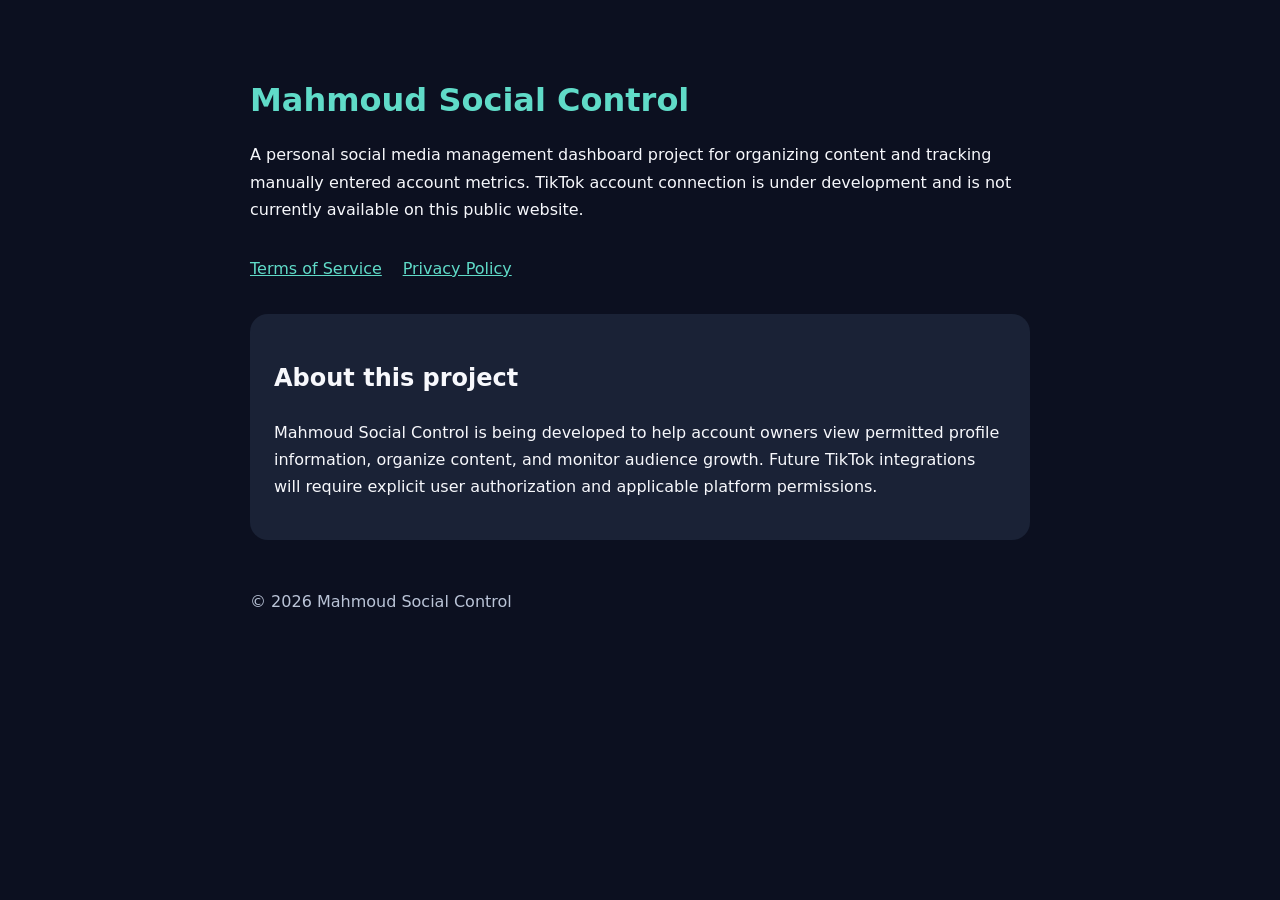
<file: index.html>
<!doctype html><html lang="en"><head><meta charset="utf-8"><meta name="viewport" content="width=device-width,initial-scale=1"><title>Mahmoud Social Control</title><link rel="stylesheet" href="style.css"></head><body><main><h1>Mahmoud Social Control</h1><p>A personal social media management dashboard project for organizing content and tracking manually entered account metrics. TikTok account connection is under development and is not currently available on this public website.</p><nav><a href="terms.html">Terms of Service</a><a href="privacy.html">Privacy Policy</a></nav><section><h2>About this project</h2><p>Mahmoud Social Control is being developed to help account owners view permitted profile information, organize content, and monitor audience growth. Future TikTok integrations will require explicit user authorization and applicable platform permissions.</p></section><footer>© 2026 Mahmoud Social Control</footer></main></body></html>
</file>
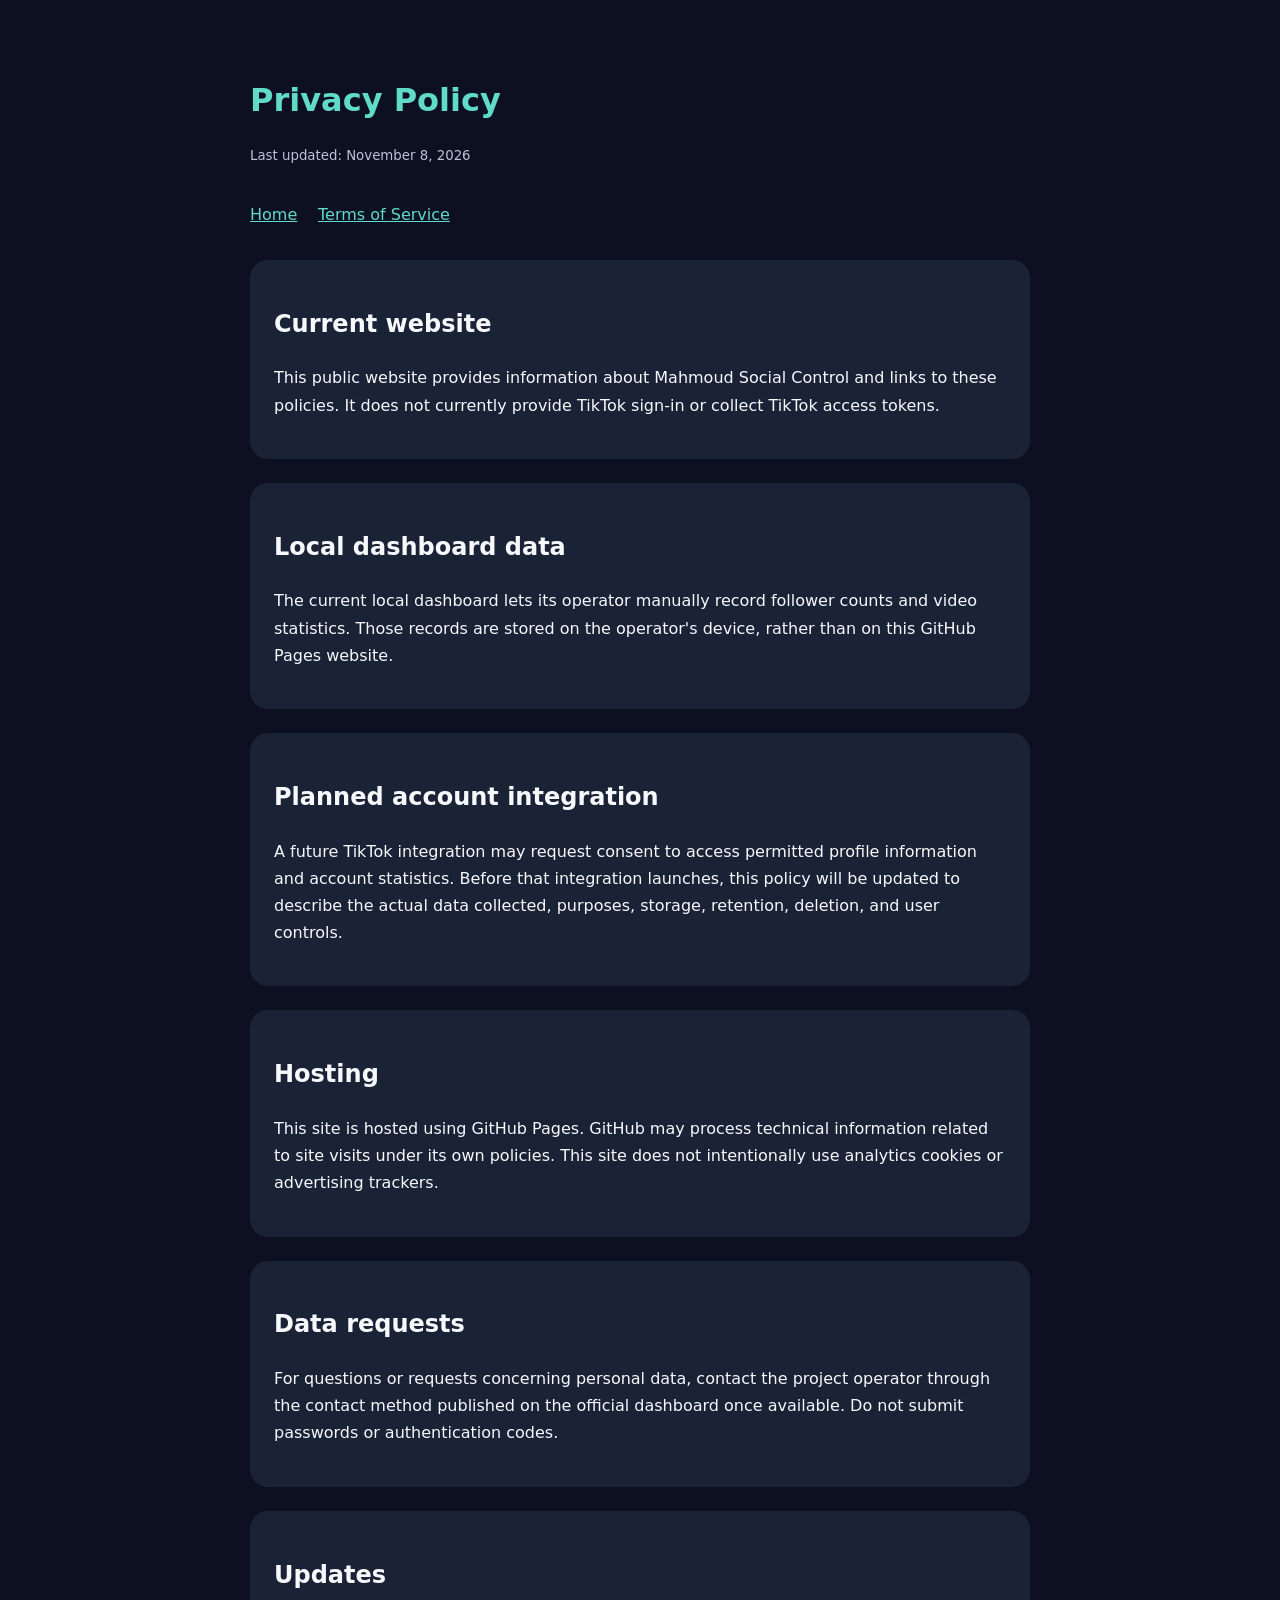
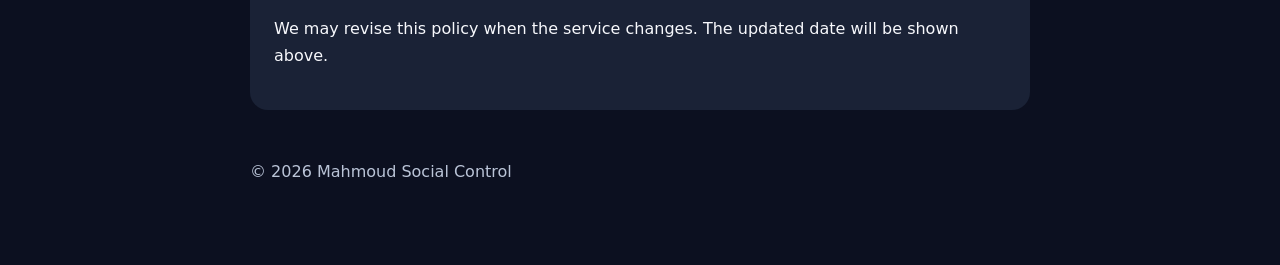
<file: privacy.html>
<!doctype html><html lang="en"><head><meta charset="utf-8"><meta name="viewport" content="width=device-width,initial-scale=1"><title>Privacy Policy — Mahmoud Social Control</title><link rel="stylesheet" href="style.css"></head><body><main><h1>Privacy Policy</h1><small>Last updated: November 8, 2026</small><nav><a href="index.html">Home</a><a href="terms.html">Terms of Service</a></nav><section><h2>Current website</h2><p>This public website provides information about Mahmoud Social Control and links to these policies. It does not currently provide TikTok sign-in or collect TikTok access tokens.</p></section><section><h2>Local dashboard data</h2><p>The current local dashboard lets its operator manually record follower counts and video statistics. Those records are stored on the operator's device, rather than on this GitHub Pages website.</p></section><section><h2>Planned account integration</h2><p>A future TikTok integration may request consent to access permitted profile information and account statistics. Before that integration launches, this policy will be updated to describe the actual data collected, purposes, storage, retention, deletion, and user controls.</p></section><section><h2>Hosting</h2><p>This site is hosted using GitHub Pages. GitHub may process technical information related to site visits under its own policies. This site does not intentionally use analytics cookies or advertising trackers.</p></section><section><h2>Data requests</h2><p>For questions or requests concerning personal data, contact the project operator through the contact method published on the official dashboard once available. Do not submit passwords or authentication codes.</p></section><section><h2>Updates</h2><p>We may revise this policy when the service changes. The updated date will be shown above.</p></section><footer>© 2026 Mahmoud Social Control</footer></main></body></html>
</file>
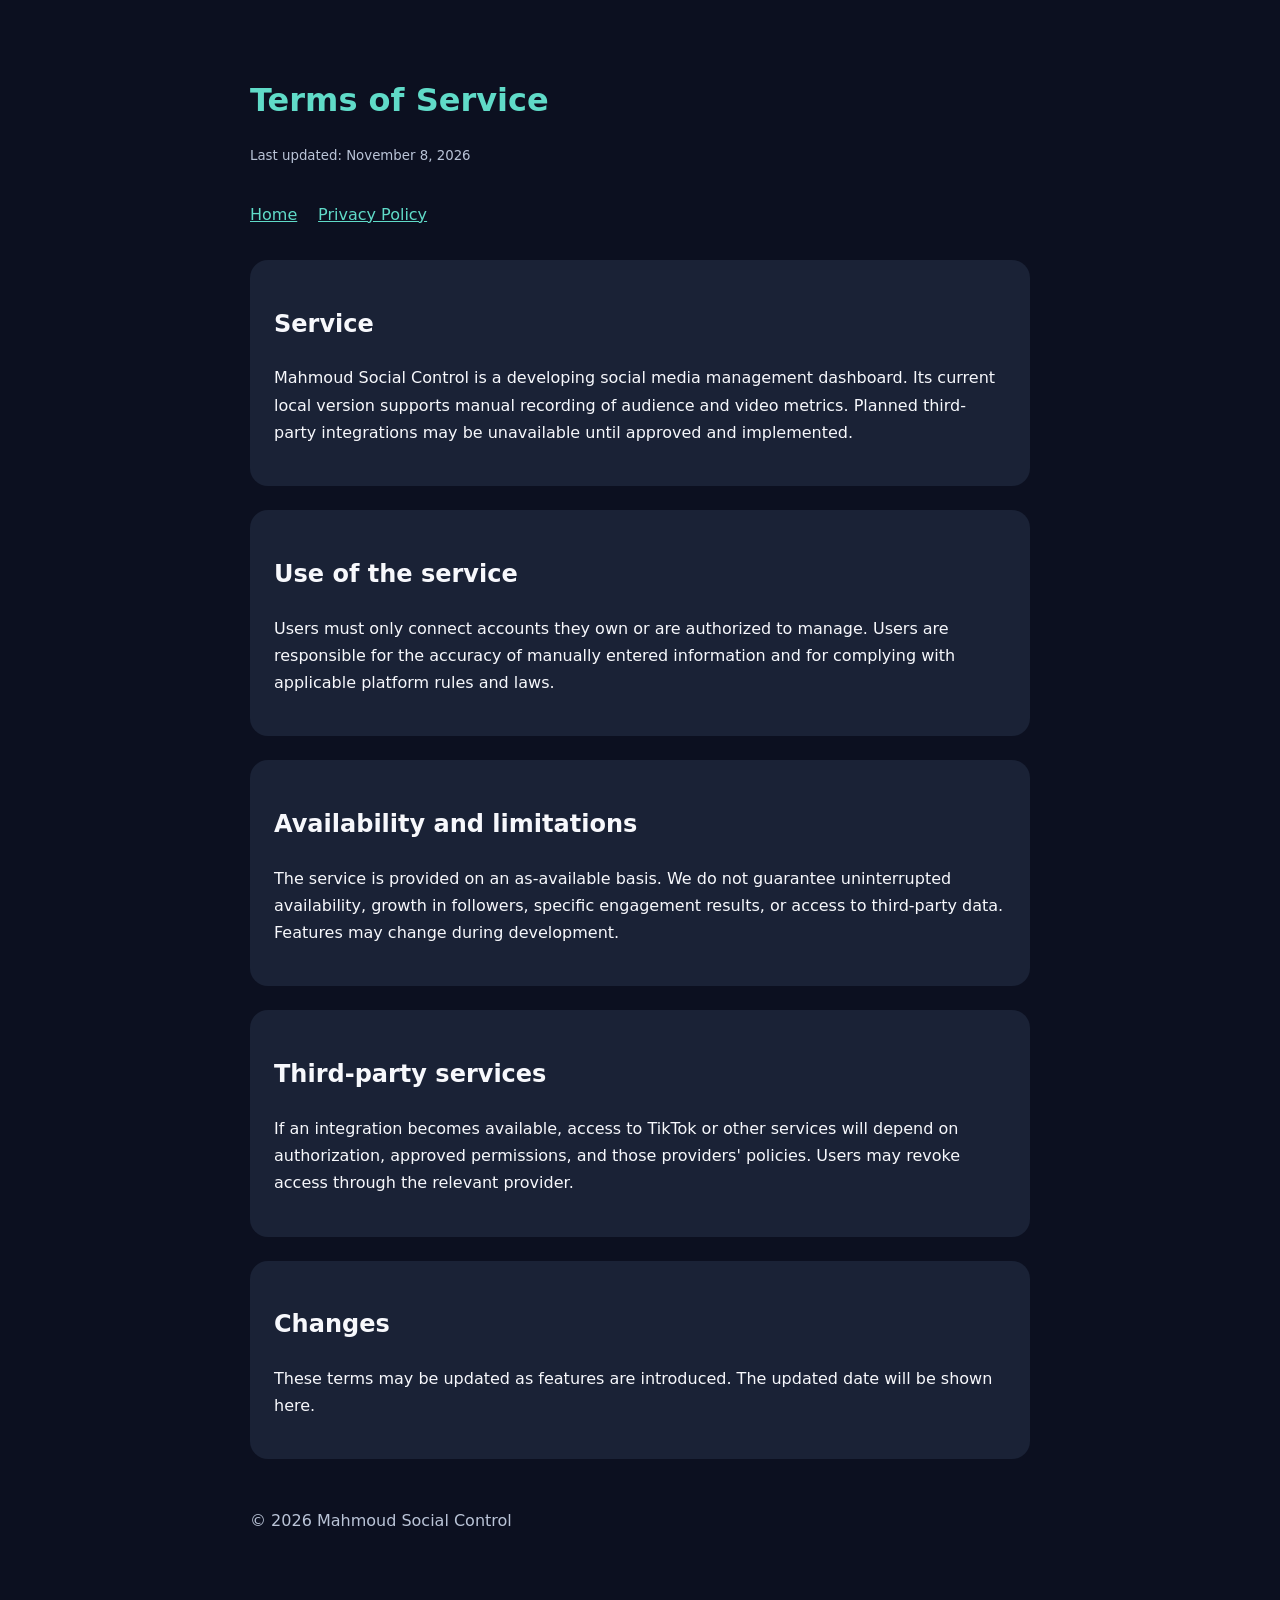
<file: terms.html>
<!doctype html><html lang="en"><head><meta charset="utf-8"><meta name="viewport" content="width=device-width,initial-scale=1"><title>Terms of Service — Mahmoud Social Control</title><link rel="stylesheet" href="style.css"></head><body><main><h1>Terms of Service</h1><small>Last updated: November 8, 2026</small><nav><a href="index.html">Home</a><a href="privacy.html">Privacy Policy</a></nav><section><h2>Service</h2><p>Mahmoud Social Control is a developing social media management dashboard. Its current local version supports manual recording of audience and video metrics. Planned third-party integrations may be unavailable until approved and implemented.</p></section><section><h2>Use of the service</h2><p>Users must only connect accounts they own or are authorized to manage. Users are responsible for the accuracy of manually entered information and for complying with applicable platform rules and laws.</p></section><section><h2>Availability and limitations</h2><p>The service is provided on an as-available basis. We do not guarantee uninterrupted availability, growth in followers, specific engagement results, or access to third-party data. Features may change during development.</p></section><section><h2>Third-party services</h2><p>If an integration becomes available, access to TikTok or other services will depend on authorization, approved permissions, and those providers' policies. Users may revoke access through the relevant provider.</p></section><section><h2>Changes</h2><p>These terms may be updated as features are introduced. The updated date will be shown here.</p></section><footer>© 2026 Mahmoud Social Control</footer></main></body></html>
</file>
<file: style.css>
:root{font-family:system-ui,-apple-system,Segoe UI,sans-serif;color-scheme:dark}body{margin:0;background:#0c1020;color:#f7f8fc;line-height:1.7}main{max-width:780px;margin:5rem auto;padding:0 1.5rem}h1{color:#60dbc8;line-height:1.25}a{color:#60dbc8}nav{display:flex;gap:1.3rem;flex-wrap:wrap;margin:2rem 0}section{background:#1a2236;border-radius:18px;padding:1.5rem;margin:1.5rem 0}footer{margin:3rem 0;color:#bac4d7}small{color:#bac4d7}
</file>
